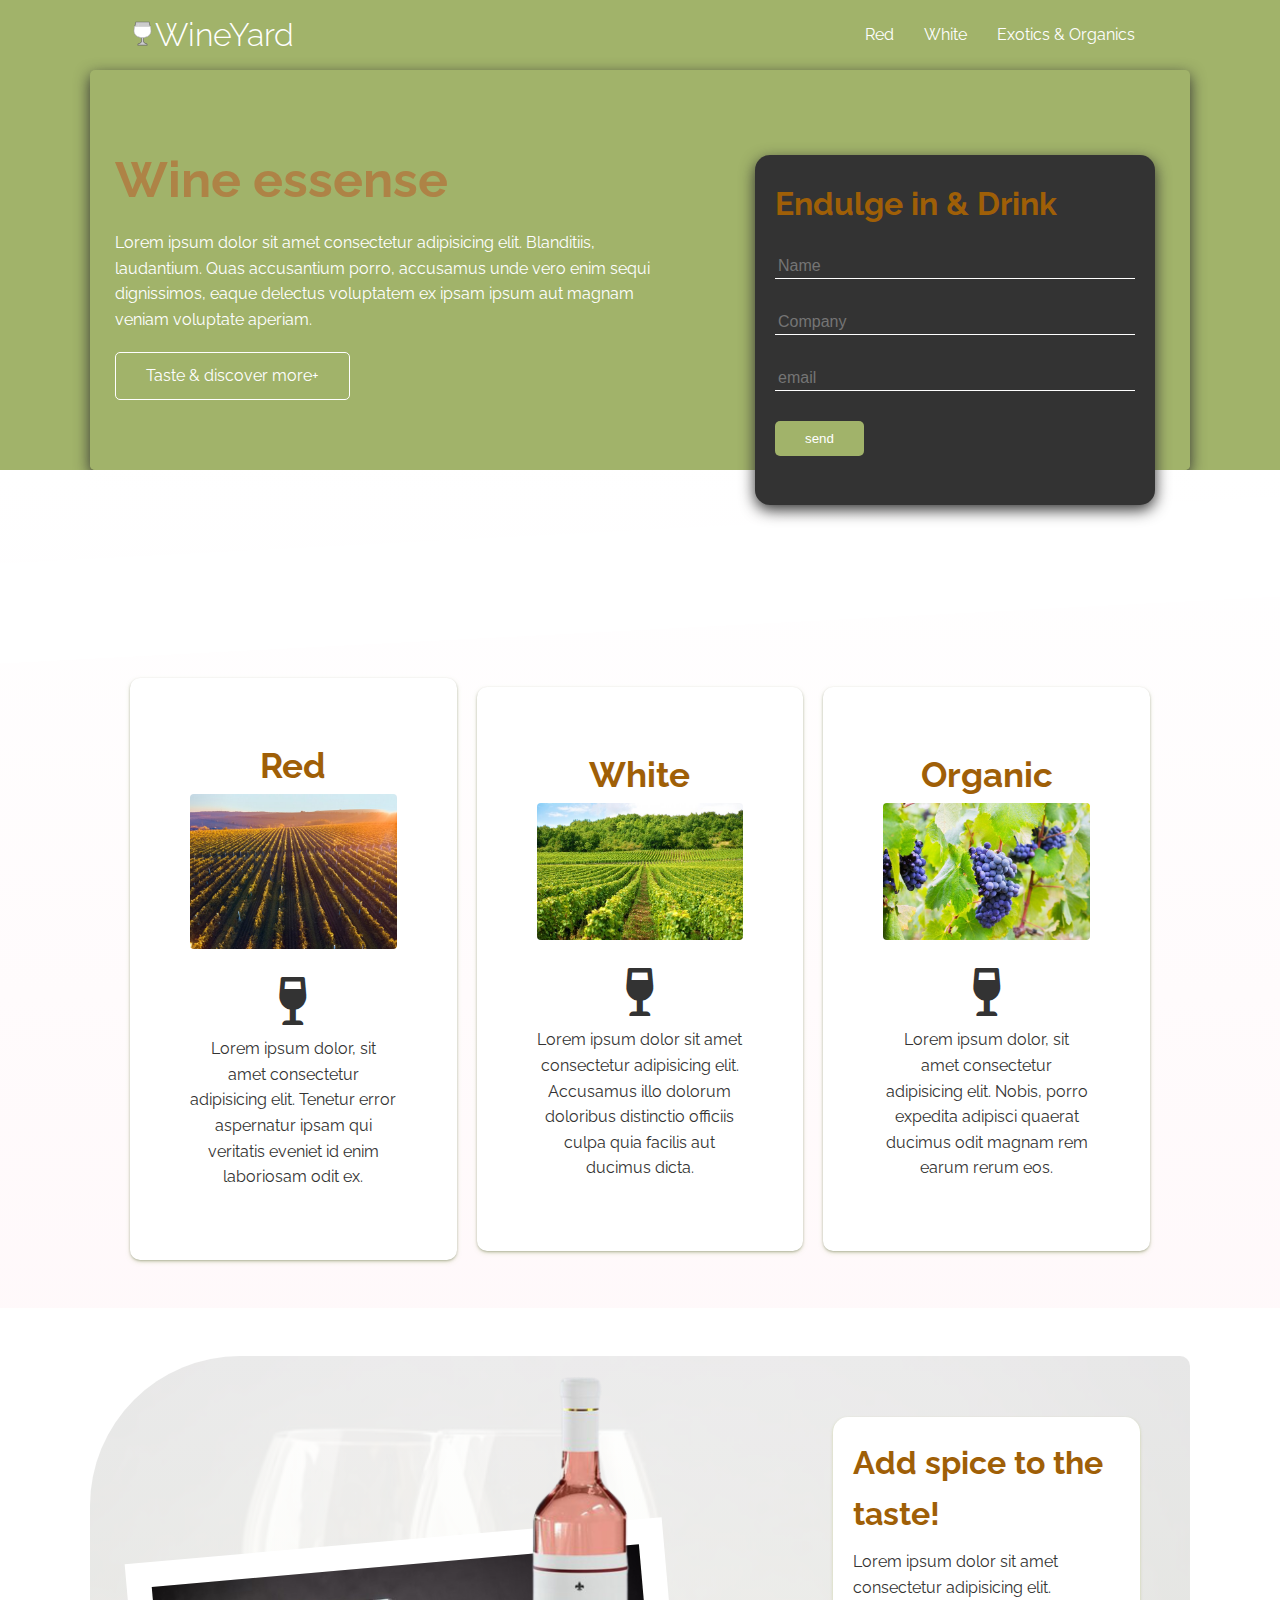
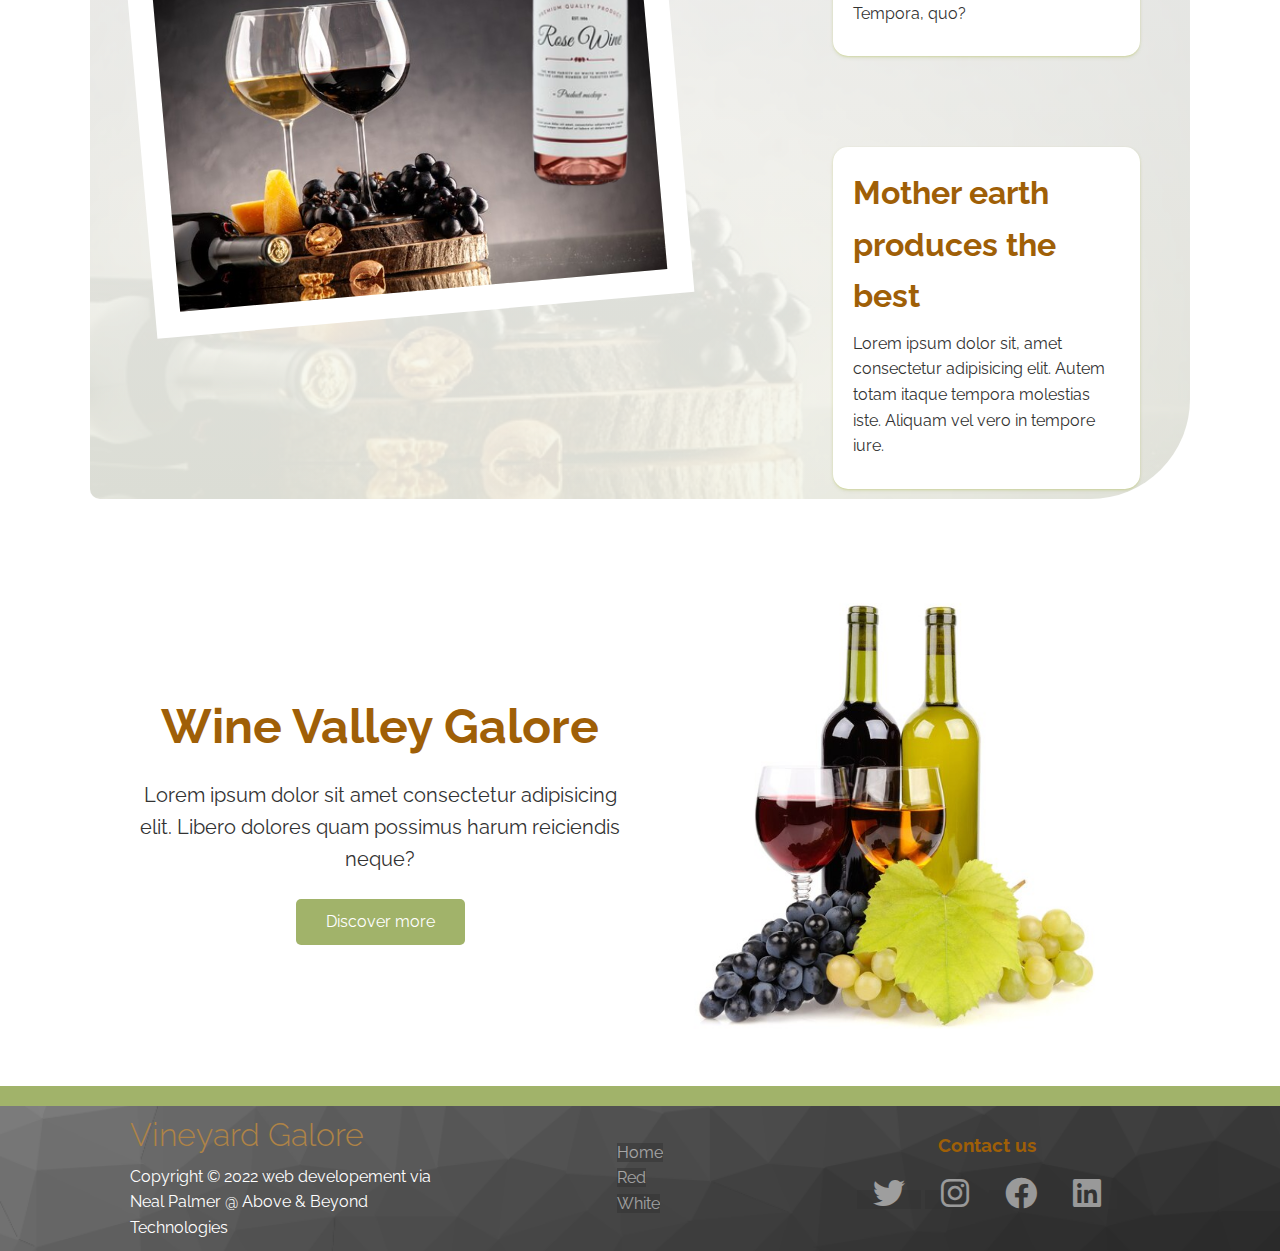
<file: index.html>
<!DOCTYPE html>
<html lang="en">
<head>
    <meta charset="UTF-8">
    <meta name="viewport" content="width=device-width, initial-scale=1.0">
    <meta http-equiv="X-UA-Compatible" content="ie=edge">
    <link rel="stylesheet" href="css/style.css">
    <link rel="stylesheet" href="https://cdnjs.cloudflare.com/ajax/libs/font-awesome/6.0.0/css/all.min.css" integrity="sha512-9usAa10IRO0HhonpyAIVpjrylPvoDwiPUiKdWk5t3PyolY1cOd4DSE0Ga+ri4AuTroPR5aQvXU9xC6qOPnzFeg==" crossorigin="anonymous" referrerpolicy="no-referrer" />
    <!-- <script defer src="https://kit.fontawesome.com/694334c51e.js" crossorigin="anonymous"></script> -->
    <title>WineYard Galore</title>
</head>
<body>
    <!-- Navbar -->
    <div class="navbar">
        <div class="container flex">
            <h1 class="logo"><span><svg xmlns="http://www.w3.org/2000/svg" x="0px" y="0px"
                width="25" height="25"
                viewBox="0 0 172 172"
                style=" fill:#000000;"><g fill="none" fill-rule="nonzero" stroke="none" stroke-width="1" stroke-linecap="none" stroke-linejoin="miter" stroke-miterlimit="10" stroke-dasharray="" stroke-dashoffset="0" font-family="none" font-weight="none" font-size="none" text-anchor="none" style="mix-blend-mode: normal"><path d="M0,172v-172h172v172z" fill="none" stroke="none" stroke-linecap="butt"></path><g><path d="M53.75,165.55v-1.1954c0,-4.0592 2.9197,-7.611 7.0993,-8.6301c11.7089,-2.8638 18.7007,-9.6363 18.7007,-18.1245c0,-15.3897 -6.8327,-61.4298 -8.5527,-72.7947h30.0097c-1.7286,11.3391 -8.557,57.1943 -8.557,72.7947c0,8.5011 6.9875,15.2822 18.6921,18.1331c4.1882,1.0191 7.1079,4.5709 7.1079,8.6387v1.1782z" fill="#cccccc" stroke="none" stroke-linecap="butt"></path><path d="M98.5044,66.9553c-2.1715,14.4351 -8.2044,55.8613 -8.2044,70.6447c0,9.5589 7.5981,17.1183 20.3304,20.2229c2.924,0.7138 4.9923,2.8939 5.3965,5.5771h-60.0581c0.3999,-2.6875 2.4639,-4.8719 5.3922,-5.59c12.7366,-3.1089 20.339,-10.664 20.339,-20.21c0,-14.5813 -6.0372,-56.1752 -8.2044,-70.6447h25.0088M103.5053,62.6553h-35.0149c0,0 8.9053,57.6759 8.9053,74.9447c0,8.6946 -8.2345,13.8761 -17.0581,16.0347c-5.0439,1.2341 -8.7376,5.5255 -8.7376,10.7199v3.3454h68.8v-3.3282c0,-5.1987 -3.698,-9.4944 -8.7505,-10.7242c-8.8322,-2.1586 -17.0495,-7.353 -17.0495,-16.0476c0,-17.5139 8.9053,-74.9447 8.9053,-74.9447z" fill="#666666" stroke="none" stroke-linecap="butt"></path><path d="M86,113.95c-42.5872,0 -58.05,-26.7159 -58.05,-44.6727c0,-16.2454 9.331,-50.4261 12.8785,-62.8273h90.3387c3.5475,12.4184 12.8828,46.6378 12.8828,62.8273c0,17.9568 -15.4628,44.6727 -58.05,44.6727z" fill="#cccccc" stroke="none" stroke-linecap="butt"></path><path d="M129.5461,8.6c6.1318,21.6548 12.3539,48.074 12.3539,60.6773c0,17.0925 -14.8866,42.5227 -55.9,42.5227c-41.0134,0 -55.9,-25.4302 -55.9,-42.5227c0,-12.6549 6.2221,-39.0569 12.3496,-60.6773h87.0965M132.7883,4.3h-93.5766c-2.924,10.105 -13.4117,47.5795 -13.4117,64.9773c0,20.2143 17.7074,46.8227 60.2,46.8227c42.4926,0 60.2,-26.6944 60.2,-46.8227c0,-17.3247 -10.492,-54.8594 -13.4117,-64.9773z" fill="#666666" stroke="none" stroke-linecap="butt"></path><g stroke="none" stroke-linecap="butt"><path d="M86,113.95c-42.5872,0 -58.05,-26.7159 -58.05,-44.6727c0,-6.9273 1.7114,-17.931 5.0912,-32.7273h105.9133c3.3798,14.8178 5.0998,25.8215 5.0998,32.7273c-0.0043,17.9568 -15.4671,44.6727 -58.0543,44.6727z" fill="#ffffff"></path><path d="M137.2302,38.7c3.0616,13.6568 4.6698,24.1832 4.6698,30.5773c0,17.0925 -14.8866,42.5227 -55.9,42.5227c-41.0134,0 -55.9,-25.4302 -55.9,-42.5227c0,-6.4156 1.6082,-16.9463 4.6612,-30.5773h102.469M140.6616,34.4h-109.3318c-2.9541,12.7065 -5.5298,26.2558 -5.5298,34.8773c0,20.2143 17.7074,46.8227 60.2,46.8227c42.4926,0 60.2,-26.6944 60.2,-46.8227c0,-8.5914 -2.58,-22.1536 -5.5384,-34.8773z" fill="#cccccc"></path></g><path d="M49.45,70.95l8.6,-47.3" fill="none" stroke="#f7fcff" stroke-linecap="round"></path></g></g></svg></span>WineYard</h1>
            <nav>
                <ul>
                    <li><a href="#">Red</a></li>
                    <li><a href="#">White</a></li>
                    <li><a href="#">Exotics & Organics</a></li>
                </ul>
            </nav>
        </div>
    </div>
    <!-- showcase -->
        <section class="showcase">
            
            <div class="container grid">
                
                <div class="showcase-text">
                    <h1>Wine essense</h1>
                    <!-- p*4>lorem -->
                    <p>Lorem ipsum dolor sit amet consectetur adipisicing elit. Blanditiis, laudantium. Quas accusantium porro, accusamus unde vero enim sequi dignissimos, eaque delectus voluptatem ex ipsam ipsum aut magnam veniam voluptate aperiam.</p>
                    <a href="#" class="btn btn-outline">Taste & discover more+</a>
                </div>
                <div class="showcase-form card">
                    <h2 class="md">Endulge in & Drink</h2>
            
                    <form action="/vineyard/v1" method="post">
                        <div class="form-control">
                            <input type="text" name="name" id="" placeholder="Name" required>
                        </div>
                        <div class="form-control">
                                <input type="text" name="Company" id="" placeholder="Company" required>
                        </div>
                        <div class="form-control">
                                <input type="email" name="email" id="" placeholder="email" required>
                        </div>
                        <input type="submit" value="send" class="btn btn-primary">
                    </form>
                </div>
                
            </div>
        </section>
        <!-- <section>
                <div class="buffer"></div>
        </section> -->
        <section class="stats">
            <div class="container">
                <h3 class="stats-heading text-center my-1">
                    Let your taste buds do the talking, taste the aroma and let your senses elevate
                </h3>
                <grid class="grid grid-3 text-center my-4">
                    <div>
                            <h3>Red</h3>
                        <img src="./images/green-red-vineyard-rows-sunset-moldova-glowing-orange-sun_1268-15926.jpg" alt="">
                        <i class="fa-solid fa-wine-glass fa-3x"></i>
                        
                        <p>Lorem ipsum dolor, sit amet consectetur adipisicing elit. Tenetur error aspernatur ipsam qui veritatis eveniet id enim laboriosam odit ex.</p>
                    </div>
                    <div>
                            <h3>White</h3>
                        <img src="./images/vineyard-france_1147-101.jpg" alt="">
                        <i class="fa-solid fa-wine-glass fa-3x"></i>
                        
                        <p>Lorem ipsum dolor sit amet consectetur adipisicing elit. Accusamus illo dolorum doloribus distinctio officiis culpa quia facilis aut ducimus dicta.</p>
                    </div>
                    <div>
                            <h3>Organic</h3>
                        <img src="./images/bunch-grapes-vineyards-plant_1398-5010.jpg" alt="">
                        <i class="fa-solid fa-wine-glass fa-3x"></i>
                        
                        <p>Lorem ipsum dolor, sit amet consectetur adipisicing elit. Nobis, porro expedita adipisci quaerat ducimus odit magnam rem earum rerum eos.</p>
                    </div>
                </grid>
            </div>
        </section>
        <!-- Wine Types -->
        <section class="Winetypes my-4">
            <div class="container grid">

                <img src="images/front-view-wine-glasses-fresh-grapes-walnuts-yellow-cheese-wood-board-overturned-bottle-dark-background_140725-144998.jpg" alt="">
                <img src="./images/rose-wine-bottle-mockup_1051-3100-removebg-preview.png" alt="" class="p2">
                <div class="card">
                    <h3 class="md">Add spice to the taste!</h3>
                    <p>Lorem ipsum dolor sit amet consectetur adipisicing elit. Tempora, quo?</p>
                 </div>
                
                <div class="card">
                    <h3 class="md">Mother earth produces the best</h3>
                    <p>Lorem ipsum dolor sit, amet consectetur adipisicing elit. Autem totam itaque tempora molestias iste. Aliquam vel vero in tempore iure.</p>
                </div>
            </div>
        </section>

        <section class="farmland">
            <div class="container grid">
                <div class="text-center">
                    <h2 class="lg">
                        Wine Valley Galore
                    </h2>
                    <p class="lead my-2">
                        Lorem ipsum dolor sit amet consectetur adipisicing elit. Libero dolores quam possimus harum reiciendis neque?
                    </p>
                    <a href="#" class="btn btn-primary">Discover more</a>
                </div>
                <img src="./images/wine-bottle-glass-grapes-isolated-white_167946-36.jpg" alt="" class="p2">
            </div>
        </section>
        <!-- Footer -->
        <footer class="footer ">
            <div class="container grid grid-3">
                <div>
                    <h1>Vineyard Galore</h1>
                    <p>Copyright &copy; 2022 web developement via Neal Palmer @ Above & Beyond Technologies </p>
                </div>
                <nav>
                    <ul>
                        <li><a href="#">Home</a></li>
                        <li><a href="#">Red</a></li>
                        <li><a href="#">White</a></li>
                    </ul>
                </nav>
                <div class="social">
                    <h3 class="text-center">Contact us</h3>
                    <a href="#"><i class="fab fa-twitter fa-2x p1"></i></a>
                    <a href="#"><i class="fab fa-instagram fa-2x p1"></i></a>
                    <a href="#"><i class="fab fa-facebook fa-2x p1"></i></a>
                    <a href="#"><i class="fab fa-linkedin fa-2x p1"></i></a>
                </div>
            </div>
        </footer>
      
</body>
</html>
</file>
<file: css/style.css>
/* @import url('https://fonts.googleapis.com/css2?family=Lato:wght@300&display=swap'); */
@import url('https://fonts.googleapis.com/css2?family=Lato:wght@100&family=Raleway:wght@100&display=swap');


:root {
  --primary-color: #A1B36A;
  --secondary-color: rgb(242, 244, 237);
  --dark-color: #333;
  --neutral-brown: #ae8346;
  --dark-brown: #9f5f07;
}
* {
  box-sizing: border-box;
  padding: 0;
  margin:0;
}

body {
  font-family: "Raleway",sans-serif;
  color: #333;
  line-height: 1.6;
}

ul {
  list-style-type: none;
}

a {
  text-decoration: none;
  color: #333;
}

h1,h2 {
  font-weight: 300;
  line-height: 1.2;
  margin: 10px 0;
  
}
/* h3 {
  color: var(--dark-brown);
} */

p {
  margin: 10px 0;
}

img {
  width: 100%;
}
/* Navbar */

.navbar {
  background-color: var(--primary-color);
  color: #fff;
  height: 70px;
}

.navbar ul {
  display: flex;
}
.navbar .flex {
  justify-content: space-between;
}
.navbar a {
  color: #fff;
  padding: 10px;
  margin: 0 5px;
}
.navbar a:hover {
  border-bottom: 2px #d5e2ed solid;
}




/* Showcase / Hero */

.showcase {
  height: 400px;
  background-color: var(--primary-color);
  color:#fff;
  
  /* position: relative;
  background-image: linear-gradient(rgba(0, 0, 0, 0.9), rgba(0, 0, 0, 0.9)), url("https://img.freepik.com/free-photo/selective-focus-shot-fresh-ripe-juicy-grapes-growing-branches-vineyard_181624-35905.jpg");
  background-position: center;
  background-repeat: no-repeat;
  background-size: cover;
  position: relative; */
  /* padding-bottom: 10px; */
}

.showcase::before,.showcase::after {
  content: "";
  position: absolute;
  height: 100px;
  bottom: 270px;
  right: 0;
  left: 0;
  background: #fff;
  transform: skewY(-3deg);
  /* webkits for compatibility  */
  -webkit-transform: skewY(-3deg);
  -moz-transform: skewY(-3deg);
  -ms-transform: skewY(-3deg);
 
}

.showcase p {
  margin: 20px 0;
  
}

.showcase h1,h2 {
  font-size: 50px;
  font-weight: 700;
  color:var(--neutral-brown);
}
/* .showcase h2 {
  /* color:var(--neutral-brown); }*/
  

.showcase .showcase-form h2 {
  font-weight: 700;
}


.showcase .grid {
  grid-template-columns: 55% 45%;
  gap: 30px;
  overflow: visible;
  
  
}

.showcase-form {
  position: relative;
  top: 60px; 
  height: 350px;
  width: 400px;
  padding: 40px;
  z-index: 100;
  justify-self: flex-end;
}
.showcase-form .form-control {
  margin: 30px 0;
  
}
.showcase-form input[type="text"],
.showcase-form input[type="email"]
{ 
  background-color: var(--dark-color);
  border: 0px;
  border-bottom: 1px solid #fff;
  width: 100%;
  padding: 3px;
  font-size: 16px;
  color: #fff;
}
.showcase-form input:focus {
  outline: none;
  color: #fff;
}


.showcase .grid {
  box-shadow: #333 0px 5px 15px;
  border-radius: 5px;
  background: no-repeat;
  background-position: center;
  background-size: cover;
  background-image:linear-gradient(rgba(161,179,106,0.1),rgba(161,179,106,0.9)),url("https://img.freepik.com/free-photo/grape-cluster-black-bucket-wooden-surface-close-up_176474-6044.jpg");
}
.showcase .grid .card {
  background-color: #333;
  box-shadow: #333 0px 5px 15px;
  animation: slideInFromRight 1s ease-in;
}



/* stats */

.stats {
  padding-top: 100px;
  background-image: linear-gradient(to top,rgba(255, 247, 249, 0.8),rgb(255, 255, 255)), url(https://t4.ftcdn.net/jpg/02/15/48/33/360_F_215483345_cFPXb3f8gZ2GOJZ1nQl53TpWZL6IUOXw.jpg);
  background-size:cover;
}

.stats .stats-heading {
  max-width: 500px;
  margin: auto;
}

.stats .grid-3  i{
  color: var(--dark-color);
}
.stats .grid-3 > * {
  background-color: #fff;
  padding: 60px;
  border-radius: 10px;
  transform: rotate(0deg);
  /* border: 0.5px solid #A1B36A; */
  /* box-shadow: #A1B36A 0px 5px 5px; */
  box-shadow: rgba(161, 179, 106, 0.5) 0px 2px 5px -1px, rgba(0, 0, 0, 0.5) 0px 1px 3px -1px;
  /* opacity: 0.9; */
}

.stats .grid-3 h3 {
  font-size: 35px;
  font-weight: bold;
  
}

.stats .grid-3 img {
  margin-bottom: 20px;
  border-radius: 4px;
}

/* Wine Types  */

.Winetypes .grid {
  grid-template-columns: repeat(3,1fr);
  grid-template-rows: repeat(2,1fr);
  /* background-color: var(--primary-color); */
  background-image:linear-gradient(rgba(255, 255, 255, 0.9),rgba(243, 245, 236, 0.9)),url("../images/front-view-wine-glasses-fresh-grapes-walnuts-yellow-cheese-wood-board-overturned-bottle-dark-background_140725-144998.jpg");
  background-size: cover; 
  /* border-top-right-radius: 100px; */
  border-top-left-radius: 150px;
  border-bottom-right-radius: 100px;
  border-bottom-left-radius: 10px;
  border-top-right-radius: 10px;
}

.Winetypes .card {
  color: var(--dark-color);
  background-color: #fff;
  box-shadow: rgba(161, 179, 106, 0.2) 0px 2px 5px -1px, rgba(161, 179, 0, 0.5) 0px 1px 3px -1px;
  
}

/* Specify the first element within grid only e.g the image*/
.Winetypes .grid > *:first-child {
  grid-column: 1 / span 2; 
  grid-row: 1 / span 2;
  margin: 80px 10px;
  border: solid 25px #fff;
  width: 80%;
  transform: rotate(-5deg);
  
} 

.Winetypes img:nth-child(2) {
  position:absolute;
  top: 1100px;
  left: -60px;
  transform: scale(.5);
}

.Winetypes h3 {
  color: var(--dark-brown);
}
/* spread the image over 2 columns */

.credits {
  background-color: var(--primary-color);
  height: 100px;
  color: #fff;
}




/* White Wine */

.features-head  {
  height: auto;
  
}
.features-head .grid {
 
  background-size: cover;
  background-image: linear-gradient(to bottom left, rgba(255,255,255,0.8), 90% ,rgba(255,255,255,0.2)),url("https://images.unsplash.com/photo-1556395676-1925d260d81b?ixlib=rb-1.2.1&ixid=MnwxMjA3fDB8MHxwaG90by1wYWdlfHx8fGVufDB8fHx8&auto=format&fit=crop&w=880&q=80");
}
.features-head h1 {
  color: var(--neutral-brown);
}

.features-head img {
  border-left: 3px solid var(--neutral-brown);
}



/* Wine Specifics */
.specifics .grid  >*:nth-child(odd)  {
  background-color: var(--secondary-color);

}

.specifics h3 {
  color: var(--dark-brown);
}

.specifics .grid img {
  border-radius: 1000px;
}


/* History Redwines */

.redwine-headline {
 
  background-repeat: no-repeat;
  background-blend-mode:color-dodge;
  background-image: url("https://cdn-prod.medicalnewstoday.com/content/images/articles/300/300854/red-wine.jpg");
}

.redwine-headline .grid {
  grid-template-columns: 60% 40%;
  overflow:hidden;
}

.history,
.redwine-headline h1,h2,h3 {
  color: var(--dark-brown);
}

.history .card {
  color:#333;
}

.history .grid {
  grid-template-columns: 1fr 2fr;
  align-items:flex-start;
}

/* All (adjust) bullet points */
.history .card .p2 i {
  color:var(--primary-color);
  padding-right:10px;
  font-size: 16px;
  padding-left:10px;
  
}
/* Purification icon */
.history .card span i {
 color:var(--primary-color);
 font-size:40px;
 padding-right:10px;
}

.history li {
  background-color: var(--secondary-color);
}

.history nav li {
  font-size:17px;
  padding: bottom 2px;
  margin-bottom:5px;
  
}

.history nav a:hover {
  color: var(--primary-color);
}

.redwine-headline img {
  animation: fadeIn 5s;
}



/* Utils */

.bg-primary {
  background: var(--primary-color);
}

.bg-secondary {
  background: var(--secondary-color);
}
.green-box-shadow {
  box-shadow: rgba(161, 179, 106, 0.2) 0px 2px 5px -1px, rgba(161, 179, 0, 0.5) 0px 1px 3px -1px;
}
.container {
  max-width: 1100px;
  margin: 0 auto;
  overflow: auto;
  padding: 0 40px;
}



.card {
  padding: 20px;
  border-radius: 15px;
  background-repeat: no-repeat;
  box-shadow: rgba(0, 0, 0, 0.04) 0px 3px 5px;
  margin: 10px;
  /* filter: blur(8px); */
}

.btn {
  display: inline-block;
  cursor: pointer;
  padding: 10px 30px;
  border: none;
  color: #fff;
  border-radius: 5px;
}

.btn:hover {
  transform: scale(1.1);
}
.btn-primary {
  background: var(--primary-color);
}
.btn-outline {
  /* background: var(--dark-color);
  opacity: 0.9; */
  background-color:transparent;
  border: 1px #fff solid; 
}

.btn-dark {
  color: var(--dark-color);
  /* background: var(--dark-brown); */
  box-shadow: rgba(0, 0, 0, 0.04) 0px 3px 5px;
}



/* buffer section */

.buffer {
  height: 100px;
  background-color: #fff;
}

/* Margins utils  */
.my-1 {
  margin: 1rem 0;
}
.my-2 {
  margin: 1.5rem 0;
}

.my-3 {
  margin: 2rem 0;
}
.my-4 {
  margin: 3rem 0;
}

.p1 {
  padding: 1rem;
}

.p2 {
  padding: 2rem;
}

.flex {
  display: flex;
  justify-content: center;
  align-items: center;
  height: 100%;
}

.grid {
  display: grid;
  grid-template-columns: repeat(2, 1fr);
  gap: 20px;
  /* padding-bottom: 20px; */
  justify-content: center;
  align-items: center;
  height: 100%;
}

.grid-3 {
  display: grid;
  grid-template-columns: repeat(3, 1fr);
}

/* Typography */

.lead {
  font-size: 20px;
}

.sm {
  font-size: 1rem;
}

.md {
  font-size: 2rem;
}

.lg {
  font-size: 3rem;
}

.xl {
  font-size:4rem;
}

.xxl {
  font-size:8rem;
}

.text-center {
  text-align: center;
}

/* Footer */
/* ************** */

footer {
  background-color: var(--dark-color);
  color: #fff;
  border-top: 20px solid var(--primary-color);
  background-size: cover;
  background-image: url("../images/cool-background.png");
}
 .footer a {
  color: #fff;
  opacity: 0.5;
  background-color: var(--dark-color);
}

.footer h1 {
  color: var(--neutral-brown);
}

.footer .grid >*{
  justify-self: center;
}


/* Animations */
@keyframes slideInFromLeft{
  0% {
    transform: translateX(-100%);
  }

  100% {
    transform: translateX(0);
  }
}

@keyframes slideInFromRight{
  0% {
    transform: translateX(100%);
  }

  100% {
    transform: translateX(0);
  }
}

@keyframes fadeIn {
  0% {
    opacity: 0;
  }

  100% {
    opacity:1;
  }
}
/* Media Queries -> RESPONSIVE SECTION */


/* Tablets & under */

@media (max-width: 768px) {
  /* Anything under 768px */
  .grid,
  .showcase .grid,
  .stats .grid,
  .Winetypes .grid,
  .farmland .grid,
  .redwine-headline .grid,
  .history .grid,
  .footer .grid {
    grid-template-columns: 1fr;
    grid-template-rows: 1fr;
  }

  .Winetypes .grid >* {
    grid-column: 1;
  }
  .showcase {
    height:auto;
  }
  .showcase-text {
    text-align: center;
    margin-top: 40px;
  }

  .showcase-form {
    justify-self: center;
    margin: auto;
  }
  
  .features-head img {
    display:none;
}


}






/* Mobile */

@media (max-width: 500px) {
  /* Anything under 500px mobile */
  .navbar {
    height: 110px;
  }
  .navbar .flex {
    flex-direction: column;
  }

  .navbar ul {
    padding: 10px;
    background-color: rgba(0,0,0,0.1)
  }

}

@media (min-width: 1500px) {
  .showcase::before,.showcase::after {
    bottom: 450px;
    
   
  }
}
</file>
